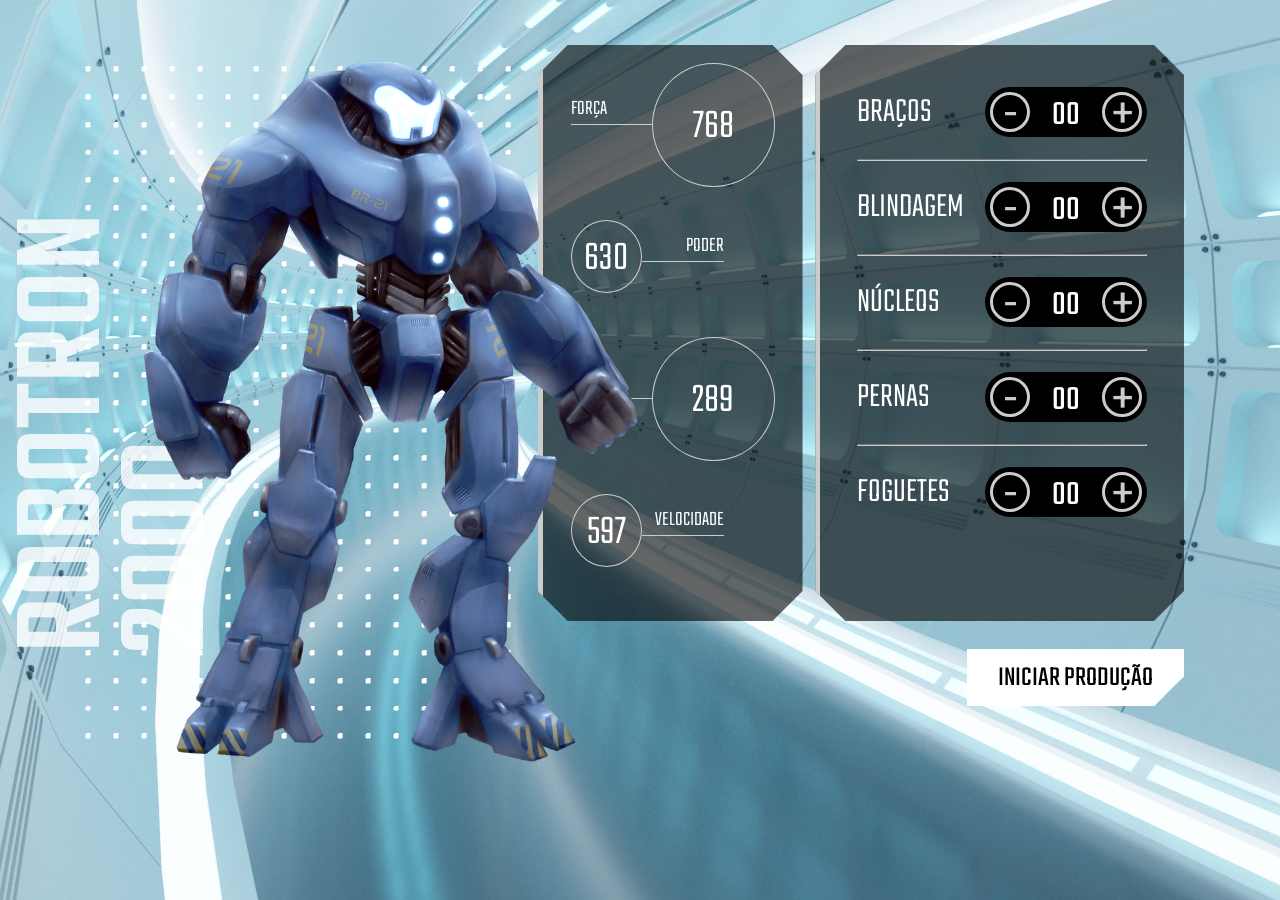
<file: index.html>
<!DOCTYPE html>
<html lang="en">
<head>
    <meta charset="UTF-8">
    <meta http-equiv="X-UA-Compatible" content="IE=edge">
    <meta name="viewport" content="width=device-width, initial-scale=1.0">
    <link rel="shortcut icon" type="image/jpg" href="img/favicon.ico"/>
    <title>Robotron 2000</title>

    <link rel="stylesheet" href="css/style.css">
    <link rel="preconnect" href="https://fonts.googleapis.com">
    <link rel="preconnect" href="https://fonts.gstatic.com" crossorigin>
    <link href="https://fonts.googleapis.com/css2?family=Teko:wght@300;500&display=swap" rel="stylesheet"> 
</head>
<body>
    <main>
        <section class="robotron">
            <img class="robo" src="img/robotron.png" alt="Robotron" id="robotron">
            <figcaption class="titulo">ROBOTRON <br>2000</figcaption>
        </section>

        <section class="box estatisticas">
            <div class="estatistica">
                <p class="estatistica-titulo">Força</p>
                <div class="estatistica-valor">
                    <p class="estatistica-numero" data-estatistica="forca">768</p>
                </div>
            </div>
            <div class="estatistica">
                <p class="estatistica-titulo">Poder</p>
                <div class="estatistica-valor">
                    <p class="estatistica-numero" data-estatistica="poder">630</p>
                </div>
            </div>
            <div class="estatistica">
                <p class="estatistica-titulo">Energia</p>
                <div class="estatistica-valor">
                    <p class="estatistica-numero" data-estatistica="energia">289</p>
                </div>
            </div>
            <div class="estatistica">
                <p class="estatistica-titulo">Velocidade</p>
                <div class="estatistica-valor">
                    <p class="estatistica-numero" data-estatistica="velocidade">597</p>
                </div>
            </div>
        </section>

        <section class="equipamentos">
            <form action="" class="montador">
                <div class="box montador-conteudo">
                    <div class="peca">
                        <label for="" class="peca-titulo">Braços</label>
                        <div class="controle">
                            <buttom class="controle-ajuste" data-controle="-" data-peca="bracos">-</buttom>
                            <input type="text" class="controle-contador" value="00" data-contador>
                            <buttom class="controle-ajuste" data-controle="+" data-peca="bracos">+</buttom>
                        </div>
                    </div>
                    <hr class="linha">
                    <div class="peca">
                        <label for="" class="peca-titulo">Blindagem</label>
                        <div class="controle">
                            <buttom class="controle-ajuste" data-controle="-" data-peca="blindagem">-</buttom>
                            <input type="text" class="controle-contador" value="00" data-contador>
                            <buttom class="controle-ajuste" data-controle="+" data-peca="blindagem">+</buttom>
                        </div>
                    </div>
                    <hr class="linha">
                    <div class="peca">
                        <label for="" class="peca-titulo">Núcleos</label>
                        <div class="controle">
                            <buttom class="controle-ajuste" data-controle="-" data-peca="nucleos">-</buttom>
                            <input type="text" class="controle-contador" value="00" data-contador>
                            <buttom class="controle-ajuste" data-controle="+" data-peca="nucleos">+</buttom>
                        </div>
                    </div>
                    <hr class="linha">
                    <div class="peca">
                        <label for="" class="peca-titulo">Pernas</label>
                        <div class="controle">
                            <buttom class="controle-ajuste" data-controle="-" data-peca="pernas">-</buttom>
                            <input type="text" class="controle-contador" value="00" data-contador>
                            <buttom class="controle-ajuste" data-controle="+" data-peca="pernas">+</buttom>
                        </div>
                    </div>
                    <hr class="linha">
                    <div class="peca">
                        <label for="" class="peca-titulo">Foguetes</label>
                        <div class="controle">
                            <buttom class="controle-ajuste" data-controle="-" data-peca="foguetes">-</buttom>
                            <input type="text" class="controle-contador" value="00" data-contador>
                            <buttom class="controle-ajuste" data-controle="+" data-peca="foguetes">+</buttom>
                        </div>
                    </div>
                </div>
                <input type="submit" value="Iniciar produção" class="producao" id="producao">
            </form>
        </section>
    </main>
    <script src="js/main.js"></script>
</body>
</html>
</file>
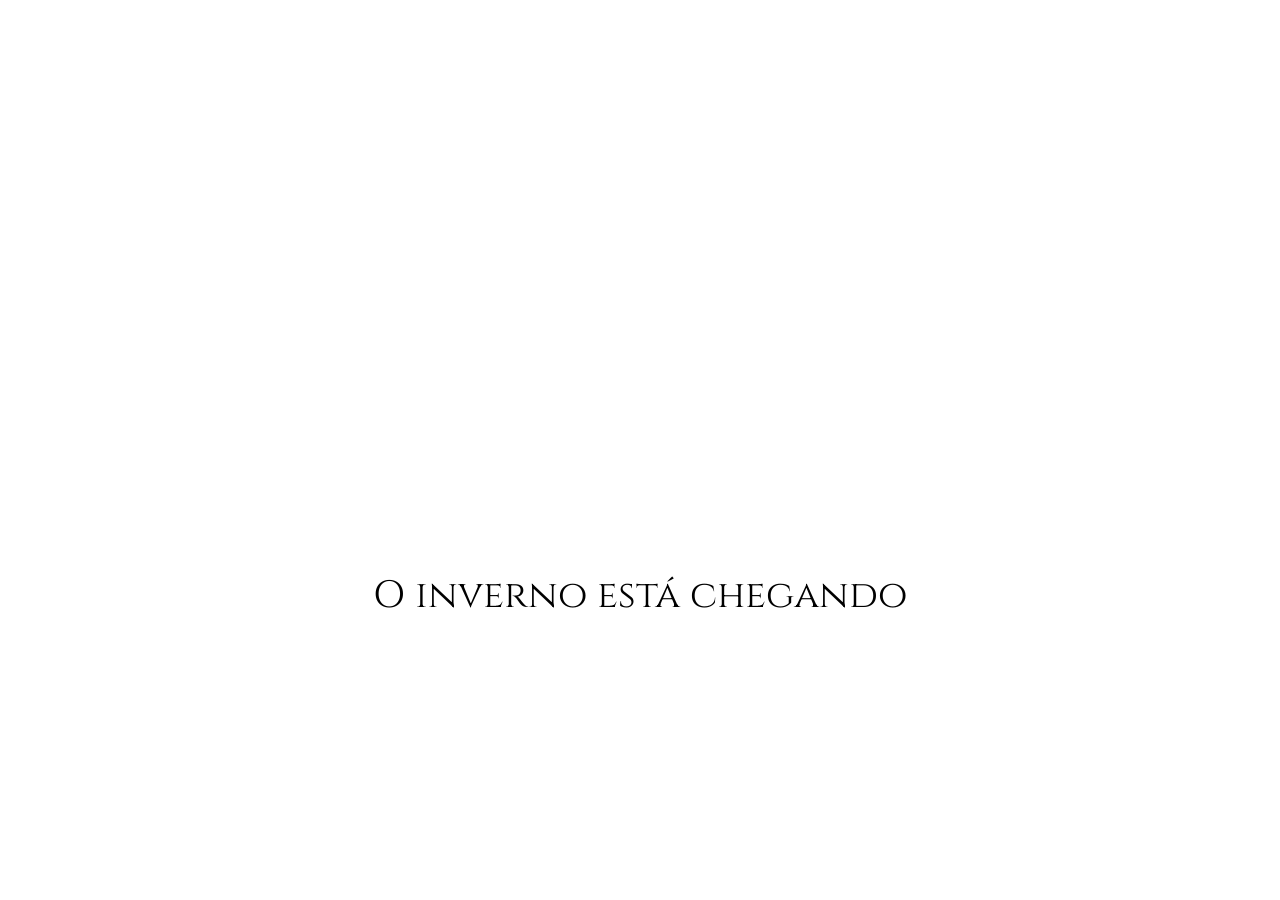
<file: DESAFIO 1/index.html>
<!DOCTYPE html>
<html lang="en" >
<head>
  <meta charset="UTF-8">
  <title>Manipulando o DOM - Aula 1</title>
  <link rel="stylesheet" href="./style.css">
</head>
<body>

<!-- fonte  --> 
<link rel="preconnect" href="https://fonts.googleapis.com"> 
<link rel="preconnect" href="https://fonts.gstatic.com" crossorigin>
<link href="https://fonts.googleapis.com/css2?family=Cinzel:wght@600&display=swap" rel="stylesheet">
<!-- fonte  -->

<section class="container">
<div class="trono"></div>
<p id="texto">O inverno está chegando</p>
</section>

</body>
</html>
</file>
<file: css/style.css>
:root {
    --main-cinza: #CCCCCC;
    --main-branco: #FFFFFF;
    --main-preto: #000000;
}

* {
    box-sizing: border-box;
}

body {
    background: url(../img/fundo.jpg);
    background-position: center center;
    background-size: cover cover;
    padding: 0;
    margin: 0;
    font-weight: 300;
}

body, input {
    font-family: 'Teko', sans-serif;
}

main {
    width: 80vw;
    height: 80vh;
    margin: 10vh 8vw 10vh 12vw;
    display: flex;
    gap: 1vw;
}

.robotron {
    background: url(../img/estrutura.png) no-repeat;
    background-position: center center;
    margin: 0;
    flex-basis: 40%;
    position: relative;
}

.robo {
    height: 110%;
    z-index: 1;
    position: absolute;
    left: -20%;
    top: -5%;
}

.titulo {
    transform: rotate(180deg);
    font-weight: 500;
    font-size: 130px;
    position: absolute;
    bottom: 7rem;
    left: -3rem;
    line-height: 0.8;
    writing-mode: vertical-rl;
    text-orientation: mixed;
    color: rgba(255,255,255,0.8)
}

.box {
    background: rgba(0,0,0,0.6);
    clip-path: polygon(calc(100% - 30px) 0, 100% 30px, 100% calc(100% - 30px), calc(100% - 30px) 100%, 30px 100%, 0 calc(100% - 30px), 0 30px, 30px 0);
    border-left: 5px solid var(--main-cinza);
    height: 80%;
}

/****************************** Equipamentos *****/

.equipamentos {
    flex-basis: 32%;
}

.montador {
    height: 100%;;
}

.montador-conteudo {
    padding: 2em 10%;
}

.peca {
    padding: 1em 0;
}

.peca-titulo {
    color: var(--main-branco);
    text-transform: uppercase;
    font-size: 2.5em;
}

.controle {
    background: var(--main-preto);
    border-radius: 25px;
    float: right;
    display: inline-flex;
    padding: 5px;
    align-items: center;
    align-self: flex-end;
}

.controle-contador {
    width: 40px;
    height: 35px;
    background: none;
    border: 0;
    margin: 0 1rem;
    color: var(--main-branco);
    text-align: center;
    font-size: 2.5em;
    display: inline-flex;
    align-items: center;
    padding-top: 8px;
}

.controle-ajuste {
    display: inline-block;
    width: 40px;
    height: 40px;
    line-height: 44px;
    border-radius: 50%;
    color: var(--main-cinza);
    font-size: 4em;
    background: var(--main-preto);
    text-align: center;
    border: 3px solid var(--main-cinza);
    cursor: pointer;
}

.linha {
    border-color: var(--main-cinza);
}

.producao {
    margin-top: 1em;
    font-size: 2em;
    text-transform: uppercase;
    padding: 0.2em 1em;
    float: right;
    border: 3px solid var(--main-branco);
    background: var(--main-branco);
    clip-path: polygon(100% 0, 100% calc(100% - 30px), calc(100% - 30px) 100%, 0 100%, 0 0);
    cursor: pointer;
}

.producao:hover {
    background: var(--main-preto);
    color: var(--main-branco)
}



/****************************** Estatísticas *****/
.estatisticas {
    flex-basis: 23%;
    padding: 2em 2em 0;
}

.estatistica {
    color: var(--main-branco);
    display: flex;
    align-items: flex-start;
    height: 25%;
}

.estatistica-titulo {
    font-size: 1.5em;
    border-bottom: 1px solid var(--main-cinza);
    flex-basis: 40%;
    text-transform: uppercase;
    order: 1
}

.estatistica-valor {
    flex-basis: 60%;
    position: relative;
    margin: 10px 0 0;
    order: 2;
    margin: -10px 0 0;
}

.estatistica-valor::after {
    content: "";
    display: block;
    padding-bottom: 100%;
    border: 1px solid var(--main-cinza);
    border-radius: 50%;
}

.estatistica-numero {
    position: absolute;
    top: 50%;
    transform: translateY(-46%);
    width: 100%;
    line-height: 100%;
    text-align: center;
    font-size: 3em;
    margin: 0;
}

.estatistica:nth-child(2n) .estatistica-titulo {
    order: 2;
    text-align: right;
}

.estatistica:nth-child(2n) .estatistica-valor {
    order: 1;
    flex-basis: 35%;
    margin: 10px 0 0;
}

@media screen and (max-width: 1600px) {
    body { 
        font-size: 14px;
    }
    main {
        width: 90vw;
        height: 80vh;
        margin: 5vh auto;
    }
}

@media screen and (max-width: 1200px) {
    body { 
        font-size: 13px;
    }

    main {
        width: 96vw;
        height: 80vh;
        margin: 10vh auto;
    }
}
</file>
<file: DESAFIO 1/style.css>
* {
    margin: 0;
    padding: 0;
  }
  
  body {
    background: var(--cor-fundo);
    color: var(--cor-fonte);
    font-family: 'Cinzel', serif;
    font-size: 38px;
    user-select: none;
    transition: 2s;
  }
  
  .container {
    height: 90vh;
    width: 100%;
    display: flex;
    flex-direction: column;
    justify-content: center;
    align-items: center;
  }
  
  .trono {
    background-image: url("https://caelum-online-public.s3.amazonaws.com/1369-alura-mais-dark-mode/trono-preto.png");
    background-size: cover;
    width: 450px;
    height: 350px;
    margin-bottom: 30px;
    position: relative;
    top: 10%;
    right: 5%;
  }
</file>
